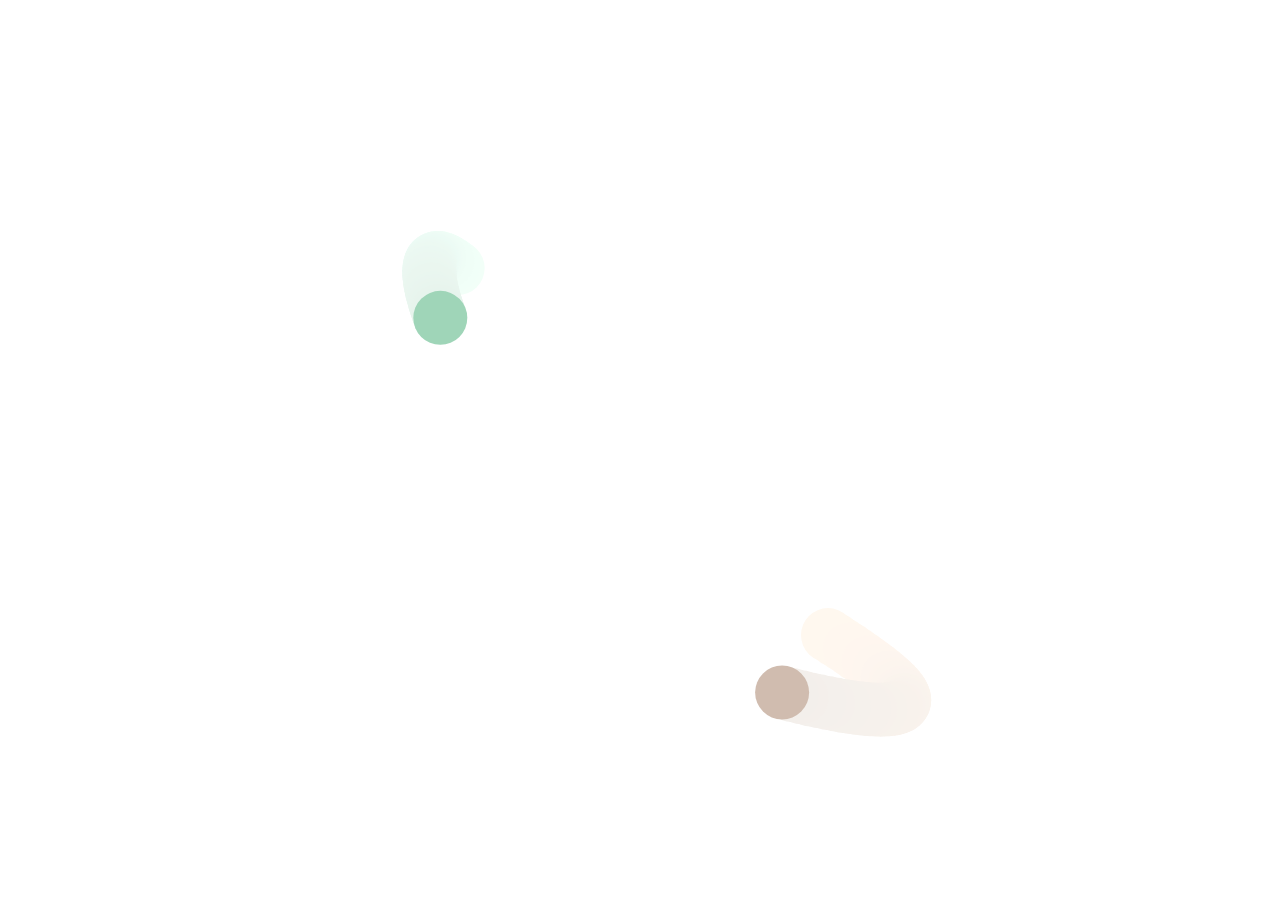
<file: index.html>
<!DOCTYPE html>
<head>
    <title> Basuto </title>
    <meta charset="UTF-8">
    <meta name="viewport" content="width=device-width, initial-scale=1.0">
    <meta name="viewport" content="width=device-width, initial-scale=1.0, maximum-scale=1.0, user-scalable=no">


    <link rel= "stylesheet" href = "colorASMR.css">
</head>

<body>
    <canvas id = "canvas">

    <script src = "colorASMR.js"> </script>
    
</body>
</file>
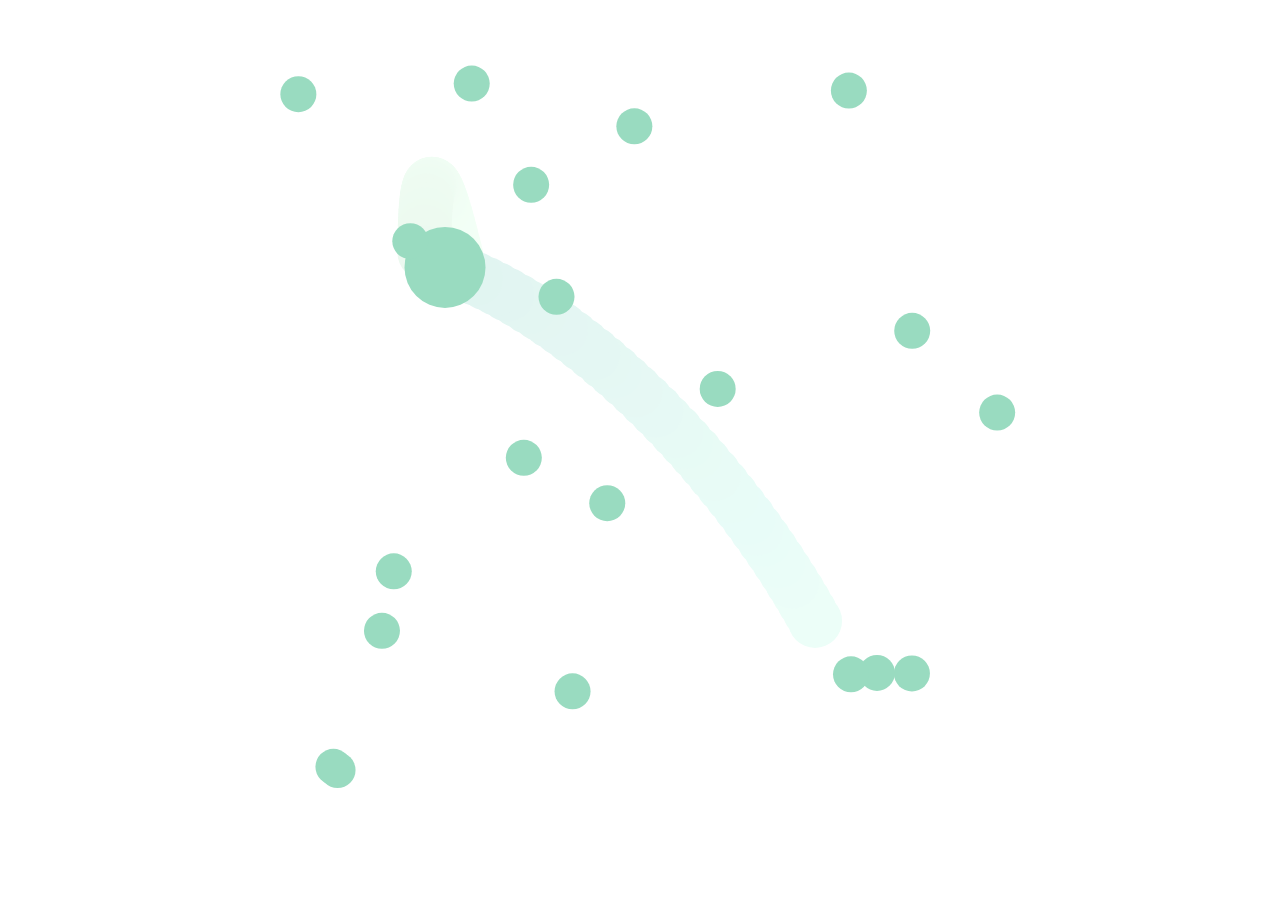
<file: colorASMR.html>
<!DOCTYPE html>
<head>
    <title> Color ASMR </title>
    <meta charset="UTF-8">
    <meta name="viewport" content="width=device-width, initial-scale=1.0">
    <meta name="viewport" content="width=device-width, initial-scale=1.0, maximum-scale=1.0, user-scalable=no">


    <link rel= "stylesheet" href = "colorASMR.css">
</head>

<body>
    <canvas id = "canvas">

    <script src = "colorASMR.js"> </script>
    
</body>
</file>
<file: colorASMR.css>
body {
    background-color: white;
    display: flex;
    align-items: center;
    justify-content: center;
    height: 100vh; /* Use 100% of the viewport height */
    margin: 0;
}

canvas {
    background-color: white;
}
</file>
